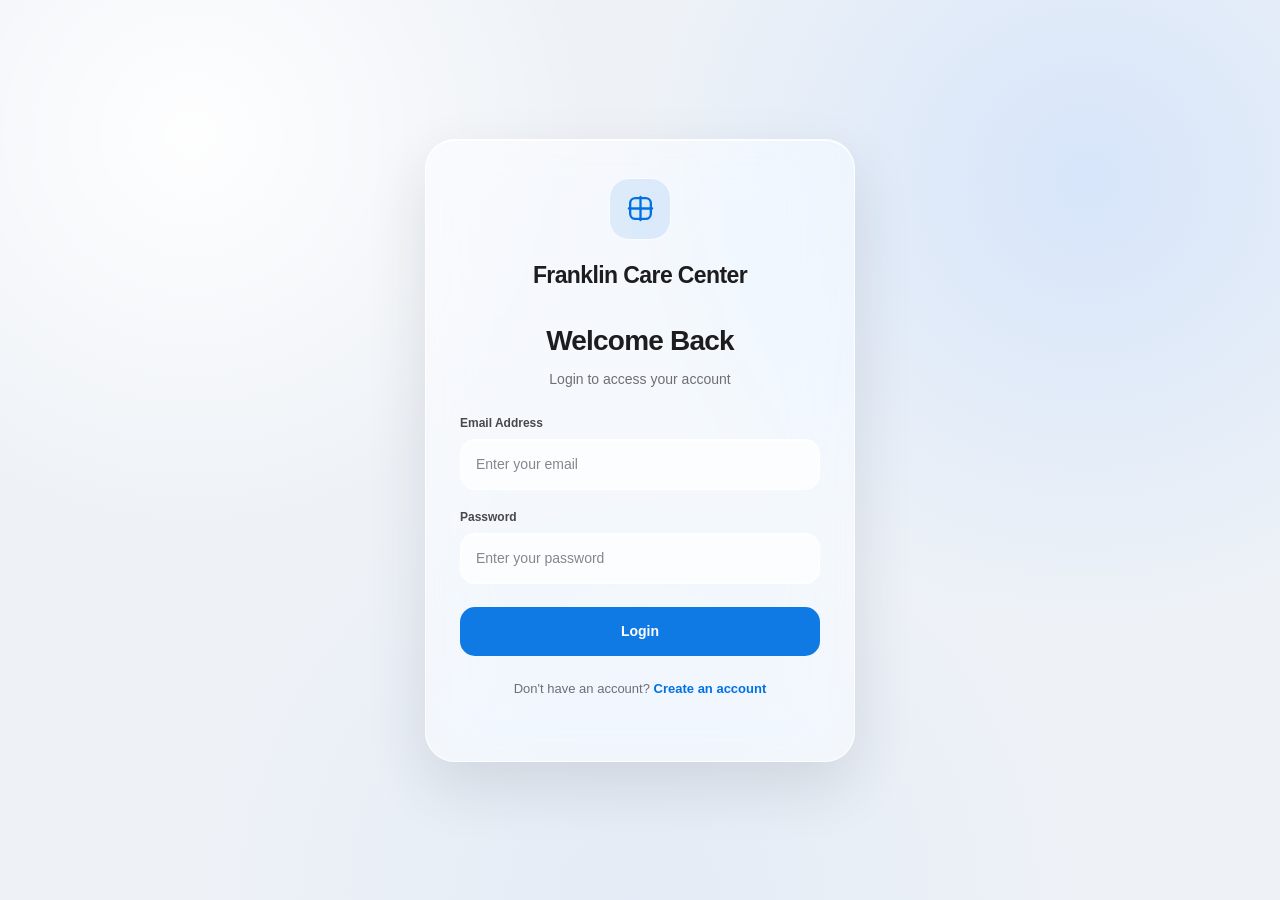
<file: login.html>
<!DOCTYPE html>
<html lang="en">
<head>
    <meta charset="UTF-8">
    <meta name="viewport" content="width=device-width, initial-scale=1.0">
    <title>Login - Franklin Care Center</title>
    <link rel="stylesheet" href="style.css">
    <style>
        body { margin: 0; min-height: 100vh; display: flex; align-items: center; justify-content: center; padding: 24px; font-family: -apple-system, BlinkMacSystemFont, "Segoe UI", Arial, sans-serif; color: #1d1d1f; background: radial-gradient(circle at 15% 15%, rgba(255,255,255,.95), transparent 30%), radial-gradient(circle at 85% 20%, rgba(180,210,255,.40), transparent 35%), radial-gradient(circle at 50% 100%, rgba(220,230,245,.55), transparent 42%), #eef2f7; }
        .login-container { width: 100%; max-width: 430px; padding: 38px 34px; background: rgba(255,255,255,.48); backdrop-filter: blur(28px) saturate(180%); border: 1px solid rgba(255,255,255,.78); border-radius: 30px; box-shadow: 0 24px 60px rgba(31,41,55,.12), inset 0 1px 0 rgba(255,255,255,.9); text-align: center; }
        .brand-icon { width: 62px; height: 62px; margin: 0 auto 18px; display: flex; align-items: center; justify-content: center; border-radius: 20px; background: rgba(0,113,227,.10); border: 1px solid rgba(255,255,255,.8); color: #0071e3; }
        .brand-icon svg { width: 31px; height: 31px; stroke: currentColor; }
        .login-container h1 { margin: 0; font-size: 23px; font-weight: 700; letter-spacing: -.6px; }
        .login-container h2 { margin: 28px 0 7px; font-size: 28px; font-weight: 700; letter-spacing: -.8px; }
        .subtitle { margin: 0 0 28px; color: #6e6e73; font-size: 14px; }
        form { text-align: left; }
        .form-group { margin-bottom: 18px; }
        .form-group label { display: block; margin-bottom: 7px; color: #48484a; font-size: 12px; font-weight: 600; }
        .input-wrapper { position: relative; }
        .input-wrapper input { width: 100%; padding: 14px 46px 14px 15px; border-radius: 15px; border: 1px solid rgba(255,255,255,.85); background: rgba(255,255,255,.68); color: #1d1d1f; font-size: 14px; outline: none; box-sizing: border-box; transition: .25s ease; }
        .input-wrapper input:focus { border-color: rgba(0,113,227,.35); background: rgba(255,255,255,.82); box-shadow: 0 0 0 4px rgba(0,113,227,.08); }
        .login-btn { width: 100%; margin-top: 5px; padding: 14px 18px; border: none; border-radius: 15px; background: rgba(0,113,227,.94); color: white; font-size: 14px; font-weight: 600; cursor: pointer; transition: .25s ease; }
        .login-btn:hover { transform: translateY(-2px); box-shadow: 0 14px 28px rgba(0,113,227,.25); }
        .signup-text { margin: 23px 0 0; color: #6e6e73; font-size: 13px; text-align: center; }
        .signup-text a { color: #0071e3; text-decoration: none; font-weight: 600; }
        #errorMsg { color: red; font-size: 13px; text-align: center; margin-bottom: 10px; display: none; }
    </style>
</head>
<body>
    <div class="login-container">
        <div class="brand-icon">
            <svg viewBox="0 0 24 24" fill="none" stroke-width="1.8" stroke-linecap="round" stroke-linejoin="round"><path d="M12 3v18"></path><path d="M3 12h18"></path><rect x="4" y="4" width="16" height="16" rx="4"></rect></svg>
        </div>
        <h1>Franklin Care Center</h1>
        <h2>Welcome Back</h2>
        <p class="subtitle">Login to access your account</p>
        
        <div id="errorMsg"></div>

        <form id="loginForm">
            <div class="form-group">
                <label>Email Address</label>
                <div class="input-wrapper">
                    <input type="email" id="email" placeholder="Enter your email" required>
                </div>
            </div>
            <div class="form-group">
                <label>Password</label>
                <div class="input-wrapper">
                    <input type="password" id="password" placeholder="Enter your password" required>
                </div>
            </div>
            <button type="submit" class="login-btn">Login</button>
        </form>

        <p class="signup-text">Don't have an account? <a href="signup.html">Create an account</a></p>
    </div>

    <script>
        document.getElementById('loginForm').addEventListener('submit', async (e) => {
            e.preventDefault();
            const email = document.getElementById('email').value;
            const password = document.getElementById('password').value;
            const errorMsg = document.getElementById('errorMsg');

            try {
                const res = await fetch('backend/api/auth.php?action=login', {
                    method: 'POST',
                    headers: { 'Content-Type': 'application/json' },
                    body: JSON.stringify({ email, password })
                });
                const result = await res.json();
                if (result.success) {
                    if (result.role === 'admin') window.location.href = 'admin-dashboard.html';
                    else if (result.role === 'doctor') window.location.href = 'doctor-dashboard.html';
                    else window.location.href = 'patient-dashboard.html';
                } else {
                    errorMsg.textContent = result.message || 'Invalid credentials';
                    errorMsg.style.display = 'block';
                }
            } catch (err) {
                errorMsg.textContent = "Network error. Please try again.";
                errorMsg.style.display = 'block';
            }
        });
    </script>
</body>
</html>
</file>
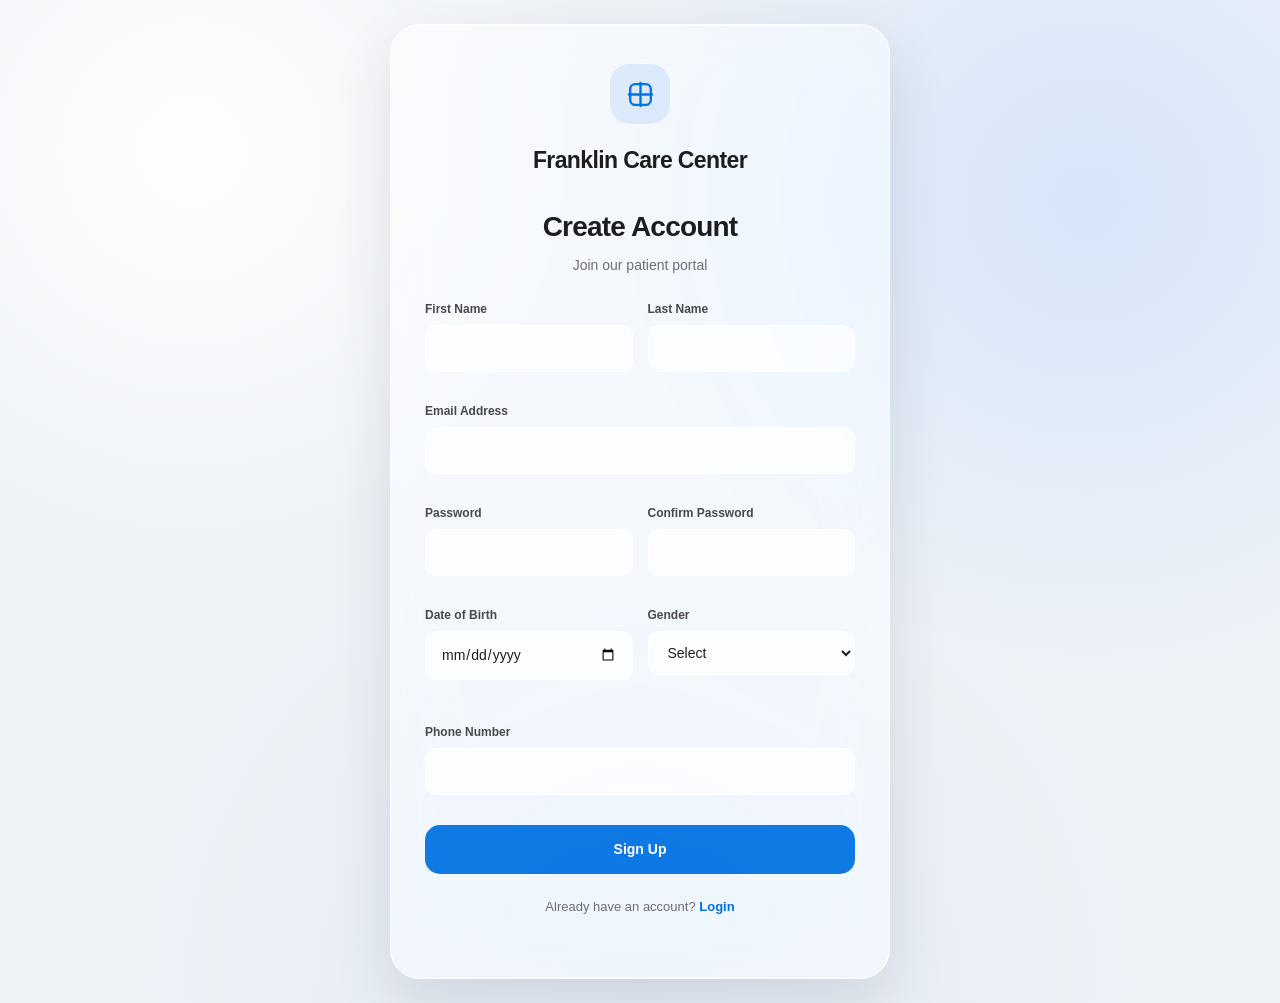
<file: signup.html>
<!DOCTYPE html>
<html lang="en">
<head>
    <meta charset="UTF-8">
    <meta name="viewport" content="width=device-width, initial-scale=1.0">
    <title>Patient Registration - Franklin Care Center</title>
    <link rel="stylesheet" href="style.css">
    <style>
        body { margin: 0; min-height: 100vh; display: flex; align-items: center; justify-content: center; padding: 24px; font-family: -apple-system, BlinkMacSystemFont, "Segoe UI", Arial, sans-serif; color: #1d1d1f; background: radial-gradient(circle at 15% 15%, rgba(255,255,255,.95), transparent 30%), radial-gradient(circle at 85% 20%, rgba(180,210,255,.40), transparent 35%), radial-gradient(circle at 50% 100%, rgba(220,230,245,.55), transparent 42%), #eef2f7; }
        .login-container { width: 100%; max-width: 500px; padding: 38px 34px; background: rgba(255,255,255,.48); backdrop-filter: blur(28px) saturate(180%); border: 1px solid rgba(255,255,255,.78); border-radius: 30px; box-shadow: 0 24px 60px rgba(31,41,55,.12), inset 0 1px 0 rgba(255,255,255,.9); text-align: center; }
        .brand-icon { width: 62px; height: 62px; margin: 0 auto 18px; display: flex; align-items: center; justify-content: center; border-radius: 20px; background: rgba(0,113,227,.10); border: 1px solid rgba(255,255,255,.8); color: #0071e3; }
        .brand-icon svg { width: 31px; height: 31px; stroke: currentColor; }
        .login-container h1 { margin: 0; font-size: 23px; font-weight: 700; letter-spacing: -.6px; }
        .login-container h2 { margin: 28px 0 7px; font-size: 28px; font-weight: 700; letter-spacing: -.8px; }
        .subtitle { margin: 0 0 28px; color: #6e6e73; font-size: 14px; }
        form { text-align: left; }
        .form-grid { display: grid; grid-template-columns: 1fr 1fr; gap: 15px; }
        .form-group { margin-bottom: 15px; }
        .form-group.full { grid-column: 1 / -1; }
        .form-group label { display: block; margin-bottom: 7px; color: #48484a; font-size: 12px; font-weight: 600; }
        .input-wrapper input, .input-wrapper select { width: 100%; padding: 12px 15px; border-radius: 12px; border: 1px solid rgba(255,255,255,.85); background: rgba(255,255,255,.68); color: #1d1d1f; font-size: 14px; outline: none; transition: .25s ease; box-sizing: border-box; }
        .input-wrapper input:focus, .input-wrapper select:focus { border-color: rgba(0,113,227,.35); background: rgba(255,255,255,.82); box-shadow: 0 0 0 4px rgba(0,113,227,.08); }
        .login-btn { width: 100%; margin-top: 15px; padding: 14px 18px; border: none; border-radius: 15px; background: rgba(0,113,227,.94); color: white; font-size: 14px; font-weight: 600; cursor: pointer; transition: .25s ease; }
        .login-btn:hover { transform: translateY(-2px); box-shadow: 0 14px 28px rgba(0,113,227,.25); }
        .signup-text { margin: 23px 0 0; color: #6e6e73; font-size: 13px; text-align: center; }
        .signup-text a { color: #0071e3; text-decoration: none; font-weight: 600; }
        #errorMsg { color: red; font-size: 13px; text-align: center; margin-bottom: 10px; display: none; }
    </style>
</head>
<body>
    <div class="login-container">
        <div class="brand-icon">
            <svg viewBox="0 0 24 24" fill="none" stroke-width="1.8" stroke-linecap="round" stroke-linejoin="round"><path d="M12 3v18"></path><path d="M3 12h18"></path><rect x="4" y="4" width="16" height="16" rx="4"></rect></svg>
        </div>
        <h1>Franklin Care Center</h1>
        <h2>Create Account</h2>
        <p class="subtitle">Join our patient portal</p>
        
        <div id="errorMsg"></div>
        
        <form id="signupForm">
            <div class="form-grid">
                <div class="form-group">
                    <label>First Name</label>
                    <div class="input-wrapper"><input type="text" id="first_name" required></div>
                </div>
                <div class="form-group">
                    <label>Last Name</label>
                    <div class="input-wrapper"><input type="text" id="last_name" required></div>
                </div>
                <div class="form-group full">
                    <label>Email Address</label>
                    <div class="input-wrapper"><input type="email" id="email" required></div>
                </div>
                <div class="form-group">
                    <label>Password</label>
                    <div class="input-wrapper"><input type="password" id="password" required></div>
                </div>
                <div class="form-group">
                    <label>Confirm Password</label>
                    <div class="input-wrapper"><input type="password" id="confirm_password" required></div>
                </div>
                <div class="form-group">
                    <label>Date of Birth</label>
                    <div class="input-wrapper"><input type="date" id="dob" required></div>
                </div>
                <div class="form-group">
                    <label>Gender</label>
                    <div class="input-wrapper">
                        <select id="gender" required>
                            <option value="">Select</option>
                            <option value="Male">Male</option>
                            <option value="Female">Female</option>
                            <option value="Other">Other</option>
                        </select>
                    </div>
                </div>
                <div class="form-group full">
                    <label>Phone Number</label>
                    <div class="input-wrapper"><input type="tel" id="phone" required></div>
                </div>
            </div>
            <button type="submit" class="login-btn">Sign Up</button>
        </form>
        <p class="signup-text">Already have an account? <a href="login.html">Login</a></p>
    </div>

    <script>
        document.getElementById('signupForm').addEventListener('submit', async (e) => {
            e.preventDefault();
            const password = document.getElementById('password').value;
            const confirm_password = document.getElementById('confirm_password').value;
            const errorMsg = document.getElementById('errorMsg');
            
            if (password !== confirm_password) {
                errorMsg.textContent = "Passwords do not match.";
                errorMsg.style.display = 'block';
                return;
            }
            if (password.length < 6) {
                errorMsg.textContent = "Password must be at least 6 characters.";
                errorMsg.style.display = 'block';
                return;
            }

            const data = {
                email: document.getElementById('email').value,
                password: password,
                first_name: document.getElementById('first_name').value,
                last_name: document.getElementById('last_name').value,
                gender: document.getElementById('gender').value,
                dob: document.getElementById('dob').value,
                phone: document.getElementById('phone').value
            };

            try {
                const res = await fetch('backend/api/auth.php?action=register', {
                    method: 'POST',
                    headers: { 'Content-Type': 'application/json' },
                    body: JSON.stringify(data)
                });
                
                const rawText = await res.text();
                console.log("Raw Server Response:", rawText);
                
                let result;
                try {
                    result = JSON.parse(rawText);
                } catch (parseErr) {
                    throw new Error("Server returned invalid JSON. Raw response: " + rawText.substring(0, 100));
                }
                
                if (result.success) {
                    alert('Registration successful! Please log in.');
                    window.location.href = 'login.html';
                } else {
                    errorMsg.textContent = result.message || 'Registration failed.';
                    errorMsg.style.display = 'block';
                }
            } catch (err) {
                console.error(err);
                errorMsg.textContent = "Error: " + err.message;
                errorMsg.style.display = 'block';
            }
        });
    </script>
</body>
</html>
</file>
<file: style.css>
/* =========================================================
   HOSPITAL MANAGEMENT SYSTEM
   CLEAN GLOBAL STYLESHEET
   ========================================================= */

/* =========================================================
   1. GLOBAL RESET
   ========================================================= */

*,
*::before,
*::after {
    box-sizing: border-box;
    margin: 0;
    padding: 0;
}

html {
    width: 100%;
    min-height: 100%;
    scroll-behavior: smooth;
}

body {
    width: 100%;
    min-height: 100vh;

    font-family:
        -apple-system,
        BlinkMacSystemFont,
        "Segoe UI",
        Arial,
        sans-serif;

    color: #1d1d1f;
    background: #eef2f7;

    line-height: 1.5;

    overflow-x: hidden;
}

img,
svg {
    max-width: 100%;
}

button,
input,
select,
textarea {
    font: inherit;
}

button {
    cursor: pointer;
}

a {
    color: inherit;
}

button,
a {
    -webkit-tap-highlight-color: transparent;
}

/* =========================================================
   2. GLOBAL BACKGROUND
   ========================================================= */

body.dashboard-body,
body.auth-body {
    position: relative;
    overflow-x: hidden;

    background:
        radial-gradient(
            circle at 8% 8%,
            rgba(0, 113, 227, 0.10),
            transparent 30%
        ),
        radial-gradient(
            circle at 92% 16%,
            rgba(120, 170, 255, 0.13),
            transparent 28%
        ),
        radial-gradient(
            circle at 50% 100%,
            rgba(220, 235, 255, 0.48),
            transparent 36%
        ),
        #eef2f7;
}

body.dashboard-body::before,
body.auth-body::before {
    content: "";

    position: fixed;

    width: 420px;
    height: 420px;

    top: -180px;
    right: -120px;

    border-radius: 50%;

    background: rgba(255, 255, 255, 0.48);

    filter: blur(80px);

    pointer-events: none;

    z-index: 0;
}

/* =========================================================
   3. HEADER
   ========================================================= */

.dashboard-header {
    position: sticky;
    top: 0;
    z-index: 100;

    width: 100%;
    min-height: 64px;

    padding: 0 30px;

    display: flex;
    align-items: center;
    justify-content: space-between;

    gap: 20px;

    background: rgba(255, 255, 255, 0.64);

    border-bottom:
        1px solid rgba(255, 255, 255, 0.82);

    box-shadow:
        0 8px 30px rgba(0, 0, 0, 0.05);

    backdrop-filter:
        blur(24px)
        saturate(160%);

    -webkit-backdrop-filter:
        blur(24px)
        saturate(160%);

    color: #1d1d1f;
}

.dashboard-header h1 {
    min-width: 0;

    font-size: 19px;
    font-weight: 650;

    letter-spacing: -0.35px;

    overflow: hidden;
    text-overflow: ellipsis;
    white-space: nowrap;
}

.user-info {
    min-width: 0;

    display: flex;
    align-items: center;
    justify-content: flex-end;

    gap: 16px;
}

.user-info span {
    min-width: 0;

    color: #6e6e73;

    font-size: 14px;

    white-space: nowrap;

    overflow: hidden;
    text-overflow: ellipsis;
}

.user-info button,
.user-info a {
    flex: 0 0 auto;
}

/* =========================================================
   4. MAIN DASHBOARD STRUCTURE
   ========================================================= */

.dashboard-layout {
    width: 100%;
    max-width: 100%;

    min-height: calc(100vh - 64px);

    display: flex;
    align-items: stretch;

    overflow: hidden;
}

/* =========================================================
   5. SIDEBAR
   ========================================================= */

.sidebar {
    flex: 0 0 245px;

    width: 245px;
    min-width: 245px;
    max-width: 245px;

    padding: 28px 16px;

    background:
        rgba(255, 255, 255, 0.54);

    border-right:
        1px solid rgba(255, 255, 255, 0.78);

    box-shadow:
        4px 0 25px rgba(0, 0, 0, 0.035);

    backdrop-filter:
        blur(24px)
        saturate(150%);

    -webkit-backdrop-filter:
        blur(24px)
        saturate(150%);

    overflow-x: hidden;
    overflow-y: auto;
}

.sidebar h2 {
    margin:
        0 12px 20px;

    color: #86868b;

    font-size: 12px;
    font-weight: 700;

    letter-spacing: 1px;

    text-transform: uppercase;
}

.sidebar a {
    width: 100%;
    min-width: 0;

    display: flex;
    align-items: center;

    gap: 12px;

    padding: 11px 13px;

    margin-bottom: 5px;

    color: #424245;

    text-decoration: none;

    font-size: 14px;
    font-weight: 550;

    border-radius: 12px;

    transition:
        background 0.2s ease,
        color 0.2s ease,
        transform 0.2s ease;
}

.sidebar a:hover {
    background:
        rgba(255, 255, 255, 0.62);

    color: #1d1d1f;
}

.sidebar a.active {
    background:
        rgba(232, 242, 255, 0.78);

    color: #0071e3;
}

/* =========================================================
   6. SIDEBAR ICONS
   ========================================================= */

.nav-icon {
    width: 20px;
    height: 20px;

    flex: 0 0 20px;

    display: inline-flex;
    align-items: center;
    justify-content: center;

    color: #86868b;
}

.nav-icon svg {
    width: 18px;
    height: 18px;

    fill: none;

    stroke: currentColor;

    stroke-width: 1.7;

    stroke-linecap: round;
    stroke-linejoin: round;
}

.sidebar a:hover .nav-icon {
    color: #424245;
}

.sidebar a.active .nav-icon {
    color: #0071e3;
}

/* =========================================================
   7. MAIN CONTENT
   ========================================================= */

/*
   IMPORTANT:
   min-width: 0 allows this flex item to shrink.
   This is one of the main fixes for horizontal overflow.
*/

.dashboard-main,
.dashboards-main {
    flex: 1 1 auto;

    width: auto;

    min-width: 0;

    max-width: none;

    padding:
        40px 42px;

    position: relative;

    z-index: 1;

    overflow-x: hidden;
}

.dashboard-main > *,
.dashboards-main > * {
    max-width: 100%;
    min-width: 0;
}

/* =========================================================
   8. DASHBOARD INTRO
   ========================================================= */

.dashboard-intro {
    width: 100%;

    margin-bottom: 30px;
}

.eyebrow {
    margin-bottom: 6px;

    color: #6e6e73;

    font-size: 11px;
    font-weight: 750;

    letter-spacing: 1.25px;

    text-transform: uppercase;
}

.dashboard-intro h2,
.page-heading h2 {
    margin-bottom: 5px;

    color: #1d1d1f;

    font-size: 32px;
    font-weight: 650;

    line-height: 1.15;

    letter-spacing: -1px;
}

.dashboard-welcome {
    margin-bottom: 0;

    color: #6e6e73;

    font-size: 15px;
}

.page-heading .dashboard-welcome {
    margin-bottom: 0;
}

/* =========================================================
   9. PAGE HEADING
   ========================================================= */

.page-heading {
    width: 100%;
    max-width: 100%;
    min-width: 0;

    display: flex;
    align-items: flex-end;
    justify-content: space-between;

    gap: 24px;

    margin-bottom: 26px;
}

/* =========================================================
   10. GLASS CARDS
   ========================================================= */

.stat-card,
.appointments,
.settings-card,
.quick-action {
    background:
        rgba(255, 255, 255, 0.58);

    border:
        1px solid rgba(255, 255, 255, 0.82);

    box-shadow:
        0 12px 40px rgba(0, 0, 0, 0.055),
        inset 0 1px 0 rgba(255, 255, 255, 0.75);

    backdrop-filter:
        blur(22px)
        saturate(150%);

    -webkit-backdrop-filter:
        blur(22px)
        saturate(150%);
}

/* =========================================================
   11. STATISTICS
   ========================================================= */

.stats-container {
    width: 100%;
    max-width: 100%;
    min-width: 0;

    display: grid;

    grid-template-columns:
        repeat(4, minmax(0, 1fr));

    gap: 16px;

    margin-bottom: 32px;
}

.stat-card {
    min-width: 0;

    padding: 22px;

    border-radius: 18px;

    overflow: hidden;

    transition:
        transform 0.2s ease,
        box-shadow 0.2s ease,
        background 0.2s ease;
}

.stat-card:hover {
    transform: translateY(-3px);

    background:
        rgba(255, 255, 255, 0.70);

    box-shadow:
        0 16px 40px rgba(0, 0, 0, 0.08),
        inset 0 1px 0 rgba(255, 255, 255, 0.85);
}

.stat-card h3,
.stat-card .stat-label {
    display: block;

    margin-bottom: 8px;

    color: #6e6e73;

    font-size: 13px;
    font-weight: 550;
}

.stat-card p,
.stat-card strong {
    display: block;

    color: #1d1d1f;

    font-size: 32px;
    font-weight: 650;

    line-height: 1.1;

    letter-spacing: -1.2px;
}

.stat-card small {
    display: block;

    margin-top: 6px;

    color: #86868b;

    font-size: 11px;
}

/* =========================================================
   12. QUICK ACTIONS
   ========================================================= */

.quick-actions {
    width: 100%;
    max-width: 100%;
    min-width: 0;

    margin-bottom: 32px;
}

.section-heading {
    display: flex;
    align-items: center;
    justify-content: space-between;

    gap: 15px;

    margin-bottom: 17px;
}

.section-heading h2 {
    margin: 0;

    color: #1d1d1f;

    font-size: 20px;
    font-weight: 650;

    letter-spacing: -0.4px;
}

.view-all {
    color: #0071e3;

    text-decoration: none;

    font-size: 13px;
    font-weight: 550;

    white-space: nowrap;
}

.view-all:hover {
    text-decoration: underline;
}

.quick-action-grid {
    width: 100%;
    max-width: 100%;
    min-width: 0;

    display: grid;

    grid-template-columns:
        repeat(4, minmax(0, 1fr));

    gap: 14px;
}

.quick-action {
    position: relative;

    min-width: 0;

    display: flex;
    align-items: center;

    gap: 13px;

    padding: 16px;

    color: #1d1d1f;

    text-decoration: none;

    border-radius: 15px;

    overflow: hidden;

    transition:
        transform 0.2s ease,
        background 0.2s ease,
        box-shadow 0.2s ease;
}

.quick-action:hover {
    transform: translateY(-2px);

    background:
        rgba(255, 255, 255, 0.70);

    box-shadow:
        0 10px 28px rgba(0, 0, 0, 0.07);
}

.quick-action::before {
    content: "";

    position: absolute;

    top: 0;
    left: 15%;

    width: 70%;
    height: 1px;

    background:
        rgba(255, 255, 255, 0.90);

    opacity: 0.7;
}

.quick-action-icon {
    width: 36px;
    height: 36px;

    flex: 0 0 36px;

    display: flex;
    align-items: center;
    justify-content: center;

    border-radius: 11px;

    background:
        rgba(232, 242, 255, 0.72);

    border:
        1px solid rgba(255, 255, 255, 0.75);

    box-shadow:
        inset 0 1px 0 rgba(255, 255, 255, 0.8);

    color: #0071e3;

    font-size: 20px;
}

.quick-action strong {
    display: block;

    margin-bottom: 2px;

    font-size: 14px;
    font-weight: 650;
}

.quick-action small {
    display: block;

    color: #86868b;

    font-size: 11px;

    line-height: 1.35;
}

/* =========================================================
   13. SEARCH BAR
   ========================================================= */

.search-bar {
    position: relative;

    width: 100%;
    max-width: 650px;

    min-width: 0;

    margin-bottom: 24px;
}

.search-bar .search-icon {
    position: absolute;

    left: 15px;
    top: 50%;

    transform: translateY(-50%);

    color: #86868b;

    font-size: 20px;

    pointer-events: none;

    z-index: 2;
}

.search-bar input {
    width: 100%;
    max-width: 100%;

    margin-bottom: 0;

    padding-left: 42px;
}

/* =========================================================
   14. PATIENT CONTROLS
   ========================================================= */

.patient-controls {
    width: 100%;
    max-width: 100%;
    min-width: 0;

    display: flex;
    align-items: center;
    justify-content: space-between;

    gap: 20px;

    margin-bottom: 24px;
}

.patient-controls input {
    width: 100%;
    max-width: 420px;

    margin-bottom: 0;
}

.record-count {
    color: #86868b;

    font-size: 13px;

    white-space: nowrap;
}

/* =========================================================
   15. INPUTS
   ========================================================= */

input,
select,
textarea {
    width: 100%;
    max-width: 100%;

    padding: 12px 15px;

    margin-bottom: 18px;

    color: #1d1d1f;

    background:
        rgba(255, 255, 255, 0.55);

    border:
        1px solid rgba(210, 210, 215, 0.75);

    border-radius: 11px;

    outline: none;

    box-shadow:
        inset 0 1px 0 rgba(255, 255, 255, 0.7);

    transition:
        border-color 0.2s ease,
        background 0.2s ease,
        box-shadow 0.2s ease;
}

input::placeholder,
textarea::placeholder {
    color: #86868b;
}

input:focus,
select:focus,
textarea:focus {
    background:
        rgba(255, 255, 255, 0.78);

    border-color:
        rgba(0, 113, 227, 0.55);

    box-shadow:
        0 0 0 4px rgba(0, 113, 227, 0.10),
        inset 0 1px 0 rgba(255, 255, 255, 0.85);
}

/* =========================================================
   16. LABELS
   ========================================================= */

label {
    display: block;

    margin-bottom: 7px;

    color: #424245;

    font-size: 13px;
    font-weight: 600;
}

/* =========================================================
   17. BUTTONS
   ========================================================= */

button {
    border: none;
}

button:hover {
    transform: translateY(-1px);
}

.add-patient-btn,
.auth-button,
.user-info button {
    background: #0071e3;

    color: #ffffff;

    border-radius: 980px;

    box-shadow:
        0 6px 18px rgba(0, 113, 227, 0.18),
        inset 0 1px 0 rgba(255, 255, 255, 0.20);

    transition:
        transform 0.2s ease,
        background 0.2s ease,
        box-shadow 0.2s ease;
}

.add-patient-btn {
    width: auto;

    padding:
        11px 19px;

    white-space: nowrap;
}

.user-info button {
    width: auto;

    padding:
        8px 17px;

    font-size: 14px;
    font-weight: 550;
}

.auth-button {
    width: 100%;

    padding: 13px;

    border-radius: 10px;

    font-size: 15px;
    font-weight: 650;
}

.add-patient-btn:hover,
.auth-button:hover,
.user-info button:hover {
    background: #0077ed;

    box-shadow:
        0 8px 24px rgba(0, 113, 227, 0.22),
        inset 0 1px 0 rgba(255, 255, 255, 0.25);
}

/* =========================================================
   18. TABLE CONTAINER
   ========================================================= */

/*
   IMPORTANT TABLE FIX

   The table may be wider than the available space.
   The TABLE CONTAINER scrolls.

   The whole website DOES NOT scroll horizontally.
*/

.table-container {
    width: 100%;
    max-width: 100%;
    min-width: 0;

    overflow-x: auto;
    overflow-y: hidden;

    -webkit-overflow-scrolling: touch;

    border:
        1px solid rgba(255, 255, 255, 0.78);

    border-radius: 14px;

    background:
        rgba(255, 255, 255, 0.38);

    box-shadow:
        inset 0 1px 0 rgba(255, 255, 255, 0.70);

    backdrop-filter:
        blur(18px);

    -webkit-backdrop-filter:
        blur(18px);
}

table {
    width: 100%;

    /*
       This keeps large hospital tables readable.
       The parent container handles horizontal scrolling.
    */

    min-width: 850px;

    border-collapse: collapse;
}

th,
td {
    padding: 14px 15px;

    text-align: left;

    border-bottom:
        1px solid rgba(229, 229, 231, 0.82);

    font-size: 14px;
}

th {
    color: #6e6e73;

    background:
        rgba(245, 245, 247, 0.58);

    font-weight: 650;

    white-space: nowrap;

    backdrop-filter:
        blur(12px);

    -webkit-backdrop-filter:
        blur(12px);
}

td {
    color: #424245;

    background:
        rgba(255, 255, 255, 0.38);
}

tbody tr:last-child td {
    border-bottom: none;
}

tbody tr:hover td {
    background:
        rgba(255, 255, 255, 0.66);
}

/* =========================================================
   19. PEOPLE INSIDE TABLES
   ========================================================= */

.table-person strong {
    display: block;

    color: #1d1d1f;

    font-size: 14px;
    font-weight: 650;
}

.table-person small {
    display: block;

    margin-top: 2px;

    color: #86868b;

    font-size: 11px;
}

/* =========================================================
   20. EDIT / DELETE BUTTONS
   ========================================================= */

.edit-btn,
.delete-btn {
    width: auto;

    padding:
        7px 12px;

    margin: 2px;

    border-radius: 8px;

    color: #ffffff;

    font-size: 13px;
    font-weight: 550;
}

.edit-btn {
    background: #0071e3;
}

.edit-btn:hover {
    background: #0077ed;
}

.delete-btn {
    background: #ff3b30;
}

.delete-btn:hover {
    background: #ff453a;
}

/* =========================================================
   21. STATUS BADGES
   ========================================================= */

.active-status,
.status-badge {
    display: inline-flex;

    align-items: center;

    padding:
        5px 9px;

    border-radius: 999px;

    font-size: 12px;
    font-weight: 550;
}

.active-status,
.status-badge.confirmed {
    background: #eaf8ef;

    color: #22863a;
}

.status-badge.pending {
    background: #fff4df;

    color: #9a6700;
}

/* =========================================================
   22. APPOINTMENTS / GENERAL CARDS
   ========================================================= */

.appointments {
    width: 100%;
    max-width: 100%;
    min-width: 0;

    padding: 28px;

    border-radius: 18px;

    overflow: hidden;
}

.appointments h2,
.settings-card h2 {
    margin-bottom: 22px;

    color: #1d1d1f;

    font-size: 20px;
    font-weight: 650;

    letter-spacing: -0.4px;
}

/* =========================================================
   23. SETTINGS
   ========================================================= */

.settings-grid {
    width: 100%;
    max-width: 100%;
    min-width: 0;

    display: grid;

    grid-template-columns:
        repeat(2, minmax(0, 1fr));

    gap: 20px;
}

.settings-card {
    min-width: 0;

    padding: 26px;

    margin-bottom: 20px;

    border-radius: 18px;

    overflow: hidden;
}

.settings-card h2 {
    margin-bottom: 8px;
}

.settings-card form {
    width: 100%;
    max-width: 700px;
}

.setting-option {
    display: flex;
    align-items: center;

    gap: 10px;

    margin-bottom: 14px;

    color: #424245;

    font-size: 14px;

    font-weight: 400;
}

.setting-option input {
    width: auto;

    margin: 0;
}

.logout-section p {
    margin-bottom: 20px;

    color: #6e6e73;

    font-size: 14px;
}

.logout-button {
    width: auto;

    padding:
        10px 18px;

    border-radius: 980px;
}

/* =========================================================
   24. AUTHENTICATION PAGE
   ========================================================= */

.auth-body {
    min-height: 100vh;

    display: flex;

    align-items: center;
    justify-content: center;

    padding: 30px;
}

.auth-page {
    width: 100%;
    max-width: 1050px;

    display: grid;

    grid-template-columns:
        minmax(0, 1fr) 440px;

    gap: 70px;

    align-items: center;

    position: relative;

    z-index: 1;
}

.auth-brand {
    min-width: 0;

    padding: 20px;
}

.brand-mark {
    width: 52px;
    height: 52px;

    display: flex;

    align-items: center;
    justify-content: center;

    margin-bottom: 25px;

    border-radius: 15px;

    background: #0071e3;

    color: #ffffff;

    font-size: 32px;
    font-weight: 300;

    box-shadow:
        0 10px 30px rgba(0, 113, 227, 0.24),
        inset 0 1px 0 rgba(255, 255, 255, 0.30);
}

.auth-brand h1 {
    max-width: 550px;

    margin-bottom: 18px;

    color: #1d1d1f;

    font-size: 46px;

    font-weight: 650;

    line-height: 1.08;

    letter-spacing: -2px;
}

.auth-brand p {
    max-width: 500px;

    color: #6e6e73;

    font-size: 17px;

    line-height: 1.7;
}

.auth-card {
    width: 100%;

    min-width: 0;

    padding: 38px;

    background:
        rgba(255, 255, 255, 0.56);

    border:
        1px solid rgba(255, 255, 255, 0.84);

    border-radius: 28px;

    box-shadow:
        0 25px 70px rgba(0, 0, 0, 0.10),
        inset 0 1px 0 rgba(255, 255, 255, 0.85);

    backdrop-filter:
        blur(24px)
        saturate(150%);

    -webkit-backdrop-filter:
        blur(24px)
        saturate(150%);
}

.auth-heading {
    margin-bottom: 28px;
}

.auth-heading h2 {
    margin-bottom: 7px;

    color: #1d1d1f;

    font-size: 30px;
    font-weight: 650;

    letter-spacing: -1px;
}

.auth-heading p:last-child {
    color: #6e6e73;

    font-size: 14px;
}

.form-group {
    margin-bottom: 18px;
}

.form-group label {
    margin-bottom: 7px;

    font-size: 13px;

    font-weight: 600;
}

.form-group input {
    margin-bottom: 0;
}

/* =========================================================
   25. AUTH OPTIONS
   ========================================================= */

.auth-options {
    display: flex;

    align-items: center;
    justify-content: space-between;

    gap: 12px;

    margin:
        4px 0 22px;

    font-size: 12px;
}

.remember-option,
.terms-option {
    display: flex;

    align-items: flex-start;

    gap: 8px;

    color: #6e6e73;

    cursor: pointer;
}

.remember-option input,
.terms-option input {
    width: auto;

    margin:
        2px 0 0;

    flex: 0 0 auto;
}

.auth-options a {
    color: #0071e3;

    text-decoration: none;

    font-weight: 550;
}

.auth-options a:hover {
    text-decoration: underline;
}

/* =========================================================
   26. AUTH DIVIDER
   ========================================================= */

.auth-divider {
    display: flex;

    align-items: center;

    gap: 12px;

    margin:
        25px 0 18px;

    color: #86868b;

    font-size: 11px;
}

.auth-divider::before,
.auth-divider::after {
    content: "";

    flex: 1;

    height: 1px;

    background:
        rgba(229, 229, 231, 0.90);
}

/* =========================================================
   27. SECONDARY AUTH BUTTON
   ========================================================= */

.secondary-auth-button {
    display: block;

    width: 100%;

    padding: 12px;

    color: #1d1d1f;

    background:
        rgba(255, 255, 255, 0.44);

    border:
        1px solid rgba(210, 210, 215, 0.80);

    border-radius: 10px;

    text-align: center;

    text-decoration: none;

    font-size: 14px;

    font-weight: 550;

    transition:
        background 0.2s ease,
        border-color 0.2s ease;
}

.secondary-auth-button:hover {
    background:
        rgba(255, 255, 255, 0.68);

    border-color:
        rgba(184, 184, 189, 0.85);
}

/* =========================================================
   28. AUTH FOOTER
   ========================================================= */

.auth-footer {
    margin-top: 28px;

    text-align: center;

    color: #86868b;

    font-size: 11px;
}

/* =========================================================
   29. TERMS
   ========================================================= */

.terms-option {
    margin:
        2px 0 22px;

    font-size: 12px;

    line-height: 1.5;
}

/* =========================================================
   30. PASSWORD TOGGLE
   ========================================================= */

.password-field {
    position: relative;
}

.password-field input {
    padding-right: 48px;
}

.password-toggle {
    position: absolute;

    right: 10px;
    top: 50%;

    width: 34px;
    height: 34px;

    display: flex;

    align-items: center;
    justify-content: center;

    padding: 0;

    transform: translateY(-50%);

    color: #86868b;

    background: transparent;

    border: none;

    border-radius: 8px;

    cursor: pointer;
}

.password-toggle:hover {
    background:
        rgba(245, 245, 247, 0.70);

    color: #1d1d1f;

    transform:
        translateY(-50%);
}

/* =========================================================
   31. LEGACY LOGIN CONTAINER
   ========================================================= */

.login-container {
    width: min(90%, 450px);

    padding: 38px;

    background:
        rgba(255, 255, 255, 0.58);

    border:
        1px solid rgba(255, 255, 255, 0.84);

    border-radius: 26px;

    text-align: center;

    box-shadow:
        0 25px 70px rgba(0, 0, 0, 0.10),
        inset 0 1px 0 rgba(255, 255, 255, 0.85);

    backdrop-filter:
        blur(24px)
        saturate(150%);

    -webkit-backdrop-filter:
        blur(24px)
        saturate(150%);
}

.login-container h1 {
    margin-bottom: 12px;

    color: #1d1d1f;

    font-size: 28px;

    font-weight: 650;

    letter-spacing: -0.7px;
}

.login-container h2 {
    margin-bottom: 10px;

    font-size: 22px;
}

.login-container > p {
    margin-bottom: 24px;

    color: #6e6e73;
}

.login-container a {
    color: #0071e3;

    text-decoration: none;

    font-weight: 600;
}

.login-container a:hover {
    text-decoration: underline;
}

/* =========================================================
   32. RESPONSIVE — 1100px
   ========================================================= */

@media (max-width: 1100px) {

    .dashboard-main,
    .dashboards-main {
        padding:
            34px 28px;
    }

    .stats-container {
        grid-template-columns:
            repeat(2, minmax(0, 1fr));
    }

    .quick-action-grid {
        grid-template-columns:
            repeat(2, minmax(0, 1fr));
    }

    .auth-page {
        max-width: 900px;

        gap: 40px;

        grid-template-columns:
            minmax(0, 1fr) 400px;
    }

    .auth-brand h1 {
        font-size: 40px;
    }
}

/* =========================================================
   33. RESPONSIVE — 900px
   ========================================================= */

@media (max-width: 900px) {

    .sidebar {
        flex-basis: 220px;

        width: 220px;
        min-width: 220px;
        max-width: 220px;
    }

    .dashboard-main,
    .dashboards-main {
        padding:
            30px 24px;
    }

    .stats-container {
        grid-template-columns:
            repeat(2, minmax(0, 1fr));
    }

    .quick-action-grid {
        grid-template-columns:
            repeat(2, minmax(0, 1fr));
    }
}

/* =========================================================
   34. RESPONSIVE — 800px
   ========================================================= */

@media (max-width: 800px) {

    .auth-page {
        max-width: 480px;

        grid-template-columns: 1fr;

        gap: 25px;
    }

    .auth-brand {
        padding: 10px;

        text-align: center;
    }

    .brand-mark {
        margin-left: auto;
        margin-right: auto;
    }

    .auth-brand h1,
    .auth-brand p {
        margin-left: auto;
        margin-right: auto;
    }

    .auth-brand h1 {
        font-size: 34px;

        letter-spacing: -1.3px;
    }

    .auth-brand p {
        font-size: 14px;
    }

    .settings-grid {
        grid-template-columns: 1fr;
    }
}

/* =========================================================
   35. RESPONSIVE — 650px
   ========================================================= */

@media (max-width: 650px) {

    /* ---------- Header ---------- */

    .dashboard-header {
        min-height: auto;

        padding:
            14px 16px;

        gap: 10px;

        flex-direction: column;

        text-align: center;
    }

    .dashboard-header h1 {
        font-size: 17px;
    }

    .user-info {
        gap: 10px;
    }

    /* ---------- Layout ---------- */

    .dashboard-layout {
        flex-direction: column;

        overflow: visible;
    }

    /* ---------- Sidebar ---------- */

    .sidebar {
        flex: 0 0 auto;

        width: 100%;
        min-width: 0;
        max-width: 100%;

        padding: 10px;

        border-right: none;

        border-bottom:
            1px solid rgba(255, 255, 255, 0.78);

        overflow-x: auto;
        overflow-y: hidden;

        white-space: nowrap;
    }

    .sidebar h2 {
        display: none;
    }

    .sidebar a {
        display: inline-flex;

        width: auto;

        margin: 2px;

        padding:
            9px 12px;

        font-size: 13px;
    }

    /* ---------- Main ---------- */

    .dashboard-main,
    .dashboards-main {
        width: 100%;
        min-width: 0;
        max-width: 100%;

        padding:
            25px 15px;

        overflow-x: hidden;
    }

    /* ---------- Intro ---------- */

    .dashboard-intro {
        margin-bottom: 24px;
    }

    .dashboard-intro h2,
    .page-heading h2,
    .dashboard-main > h2,
    .dashboards-main > h2 {
        font-size: 27px;
    }

    /* ---------- Page heading ---------- */

    .page-heading {
        flex-direction: column;

        align-items: stretch;

        gap: 14px;
    }

    .page-heading .add-patient-btn {
        width: 100%;
    }

    /* ---------- Stats ---------- */

    .stats-container {
        grid-template-columns: 1fr;

        gap: 12px;
    }

    /* ---------- Quick actions ---------- */

    .quick-action-grid {
        grid-template-columns: 1fr;
    }

    .section-heading {
        align-items: flex-start;

        gap: 10px;
    }

    /* ---------- Patient controls ---------- */

    .patient-controls {
        flex-direction: column;

        align-items: stretch;
    }

    .patient-controls input {
        max-width: 100%;
    }

    .add-patient-btn {
        width: 100%;
    }

    /* ---------- Search ---------- */

    .search-bar {
        max-width: 100%;
    }

    /* ---------- Cards ---------- */

    .appointments,
    .settings-card {
        padding:
            20px 15px;
    }

    /* ---------- Settings ---------- */

    .settings-grid {
        grid-template-columns: 1fr;
    }

    /* ---------- Authentication ---------- */

    .auth-body {
        padding: 15px;
    }

    .auth-card {
        padding:
            28px 20px;

        border-radius: 20px;
    }

    .auth-brand h1 {
        font-size: 29px;
    }

    /* ---------- Legacy Login ---------- */

    .login-container {
        width: 92%;

        padding:
            30px 22px;
    }

    .login-container h1 {
        font-size: 24px;
    }
}

/* =========================================================
   36. VERY SMALL PHONES
   ========================================================= */

@media (max-width: 420px) {

    .dashboard-main,
    .dashboards-main {
        padding:
            22px 12px;
    }

    .dashboard-header {
        padding:
            12px;
    }

    .dashboard-header h1 {
        font-size: 16px;
    }

    .user-info {
        width: 100%;

        justify-content: center;
    }

    .stat-card {
        padding: 18px;
    }

    .stat-card p,
    .stat-card strong {
        font-size: 28px;
    }

    .quick-action {
        padding: 14px;
    }

    .appointments,
    .settings-card {
        padding:
            17px 12px;
    }

    .auth-card {
        padding:
            24px 17px;
    }
}



@media (prefers-reduced-motion: reduce) {

    html {
        scroll-behavior: auto;
    }

    *,
    *::before,
    *::after {
        animation-duration: 0.01ms !important;

        animation-iteration-count: 1 !important;

        transition-duration: 0.01ms !important;
    }
}
</file>
